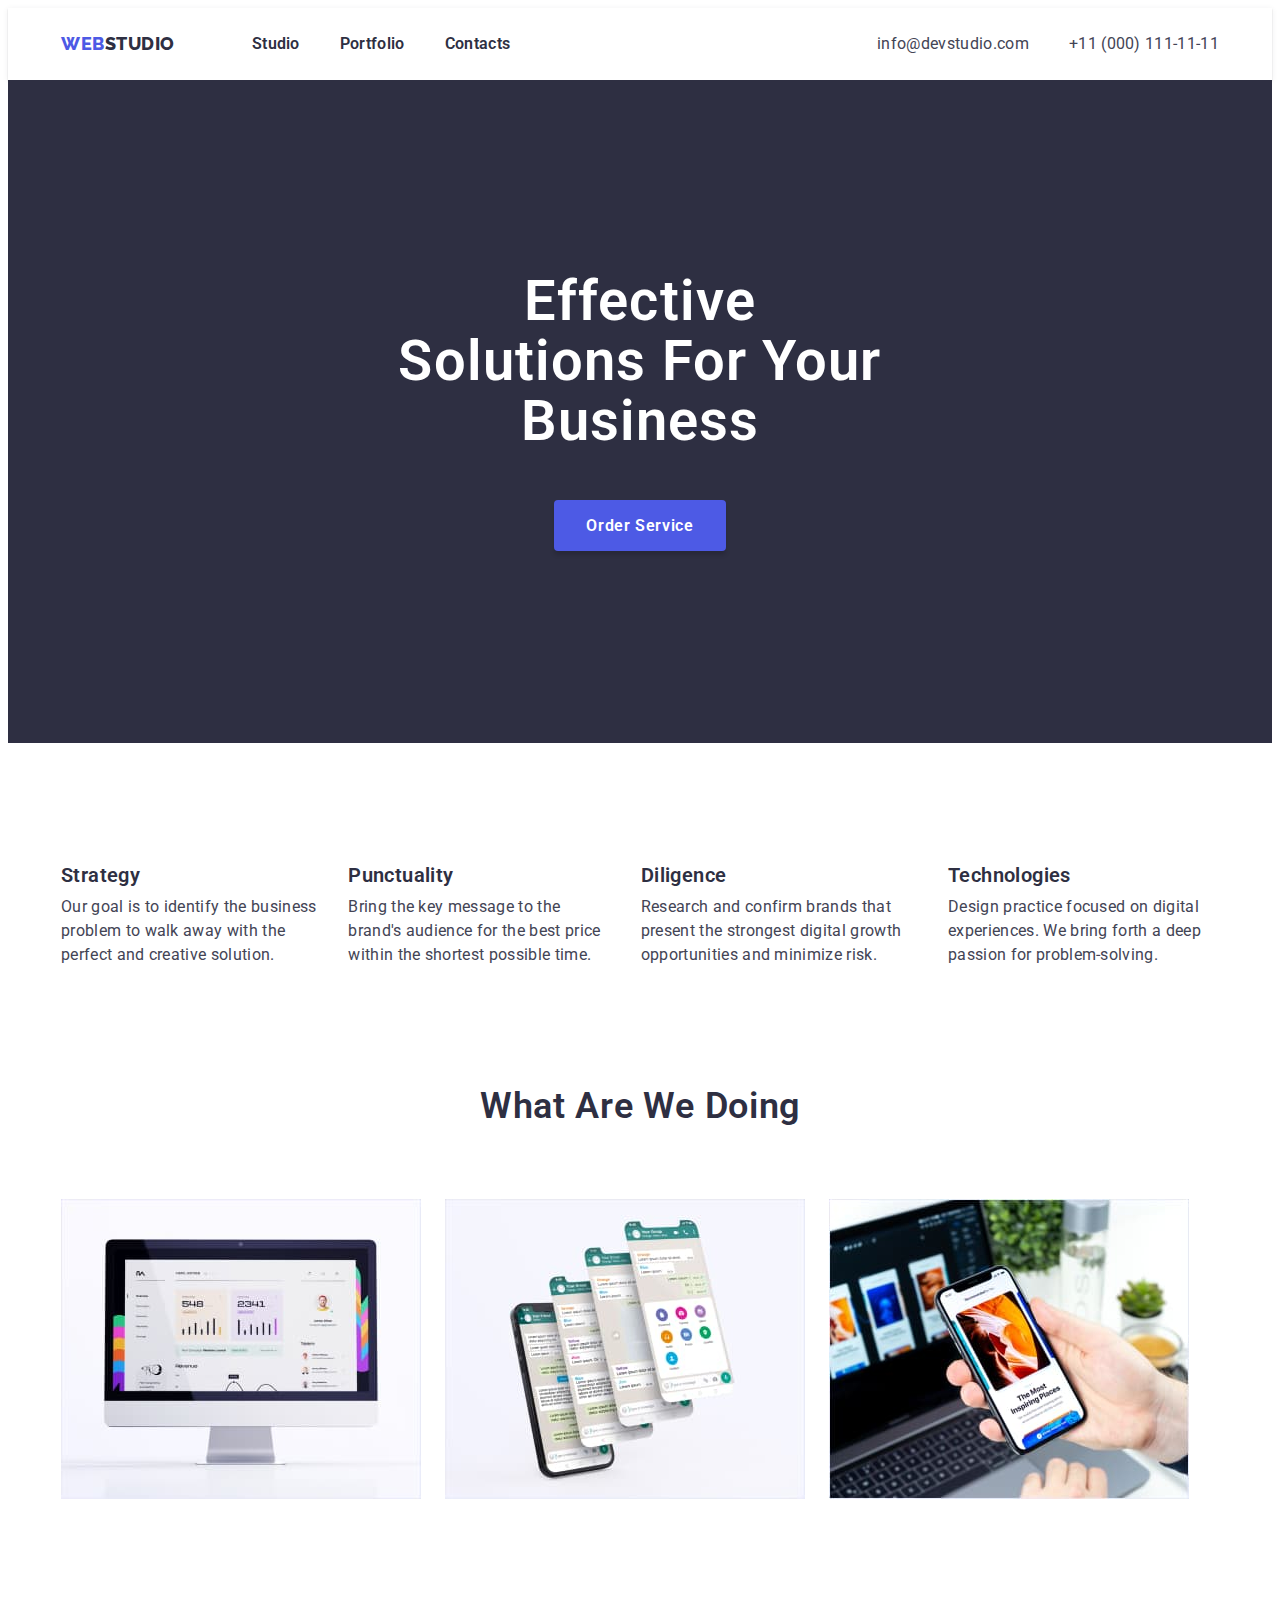
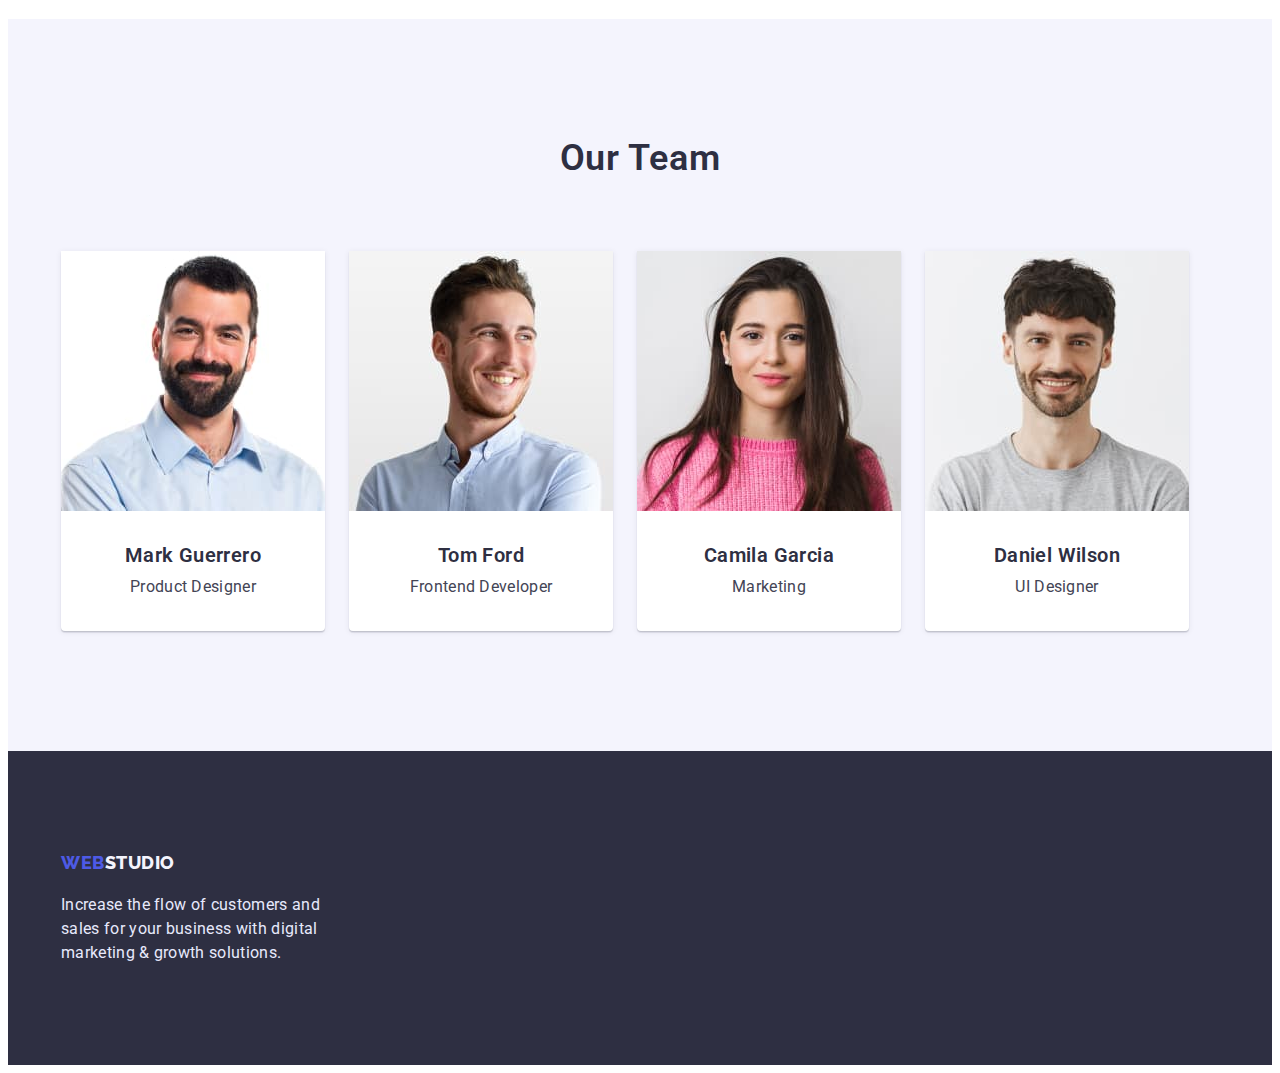
<file: index.html>
<!DOCTYPE html>
<html lang="en">
  <head>
    <meta charset="UTF-8" />
    <meta http-equiv="X-UA-Compatible" content="IE=edge" />
    <meta name="viewport" content="width=device-width, initial-scale=1.0" />
    <title>Main page</title>
    <link rel="preconnect" href="https://fonts.googleapis.com" />
    <link rel="preconnect" href="https://fonts.gstatic.com" crossorigin />
    <link
      href="https://fonts.googleapis.com/css2?family=Raleway:wght@700&family=Roboto:wght@400;500;600;700;900&display=swap"
      rel="stylesheet"
    />
    <link
      rel="stylesheet"
      href="https://cdnjs.cloudflare.com/ajax/libs/modern-normalize/1.1.0/modern-normalize.min.css"
      integrity="sha512-wpPYUAdjBVSE4KJnH1VR1HeZfpl1ub8YT/NKx4PuQ5NmX2tKuGu6U/JRp5y+Y8XG2tV+wKQpNHVUX03MfMFn9Q=="
      crossorigin="anonymous"
      referrerpolicy="no-referrer"
    />
    <link rel="stylesheet" href="./css/styles.css" />
  </head>

  <body>
    <!-- header -->
    <header class="header-border">
      <div class="container header">
        <a class="link logo logo-studio" href="index.html">
          <span class="logo logo-web">web</span>studio
        </a>
        <nav>
          <ul class="list list-nav">
            <li><a class="link nav" href="index.html">Studio</a></li>
            <li><a class="link nav" href="portfolio.html">Portfolio</a></li>
            <li><a class="link nav" href="#">Contacts</a></li>
          </ul>
        </nav>
        <ul class="list list-contacts">
          <li><a class="link contacts" href="mailto:info@devstudio.com">info@devstudio.com</a></li>
          <li><a class="link contacts" href="tel:+110001111111">+11 (000) 111-11-11</a></li>
        </ul>
      </div>
    </header>
    <!-- main -->
    <main>
      <section class="section hero-section">
        <div class="container">
          <div class="hero-text-container">
            <h1 class="hero-text">effective solutions for your business</h1>
          </div>
          <button class="button hero-button" type="button">Order Service</button>
        </div>
      </section>
      <section class="section">
        <h2 class="header-section-hidden">Our advantages</h2>
        <div class="container">
          <ul class="list cards">
            <li>
              <h3 class="item-heading">Strategy</h3>
              <p class="subscription">
                Our goal is to identify the business problem to walk away with the perfect and
                creative solution.
              </p>
            </li>
            <li>
              <h3 class="item-heading">Punctuality</h3>
              <p class="subscription">
                Bring the key message to the brand's audience for the best price within the shortest
                possible time.
              </p>
            </li>
            <li>
              <h3 class="item-heading">Diligence</h3>
              <p class="subscription">
                Research and confirm brands that present the strongest digital growth opportunities
                and minimize risk.
              </p>
            </li>
            <li>
              <h3 class="item-heading">Technologies</h3>
              <p class="subscription">
                Design practice focused on digital experiences. We bring forth a deep passion for
                problem-solving.
              </p>
            </li>
          </ul>
        </div>
      </section>
      <section class="section container-section-3">
        <div class="container container-section-3">
          <h2 class="header-section">What are we doing</h2>
          <ul class="list cards">
            <li><img src="images/rectangle-71.jpg" alt="monitor" width="360" /></li>
            <li><img src="images/rectangle-71(1).jpg" alt="mobile" width="360" /></li>
            <li><img src="images/rectangle-71(2).jpg" alt="laptop" width="360" /></li>
          </ul>
        </div>
      </section>
      <section class="section section-team">
        <div class="container container-section-3">
          <h2 class="header-section">Our Team</h2>
          <ul class="list cards">
            <li class="team-card">
              <img class="img" src="images/img.jpg" alt="Mark Guerrero" width="264" />
              <div class="team-subscription-item">
                <h3 class="item-heading">Mark Guerrero</h3>
                <p class="subscription">Product Designer</p>
              </div>
            </li>
            <li class="team-card">
              <img class="img" src="images/img(1).jpg" alt="Tom Ford" width="264" />
              <div class="team-subscription-item">
                <h3 class="item-heading">Tom Ford</h3>
                <p class="subscription">Frontend Developer</p>
              </div>
            </li>
            <li class="team-card">
              <img class="img" src="images/img(2).jpg" alt="Camila Garcia" width="264" />
              <div class="team-subscription-item">
                <h3 class="item-heading">Camila Garcia</h3>
                <p class="subscription">Marketing</p>
              </div>
            </li>
            <li class="team-card">
              <img class="img" src="images/img(3).jpg" alt="Daniel Wilson" width="264" />
              <div class="team-subscription-item">
                <h3 class="item-heading">Daniel Wilson</h3>
                <p class="subscription">UI Designer</p>
              </div>
            </li>
          </ul>
        </div>
      </section>
    </main>
    <!-- footer -->
    <footer class="footer">
      <div class="container container-footer">
        <a class="link logo logo-studio-footer" href="#">
          <span class="logo logo-web">web</span>studio
        </a>
        <div class="footer-subscription-container">
          <p class="footer-text">
            Increase the flow of customers and sales for your business with digital marketing &
            growth solutions.
          </p>
        </div>
      </div>
    </footer>
  </body>
</html>
</file>
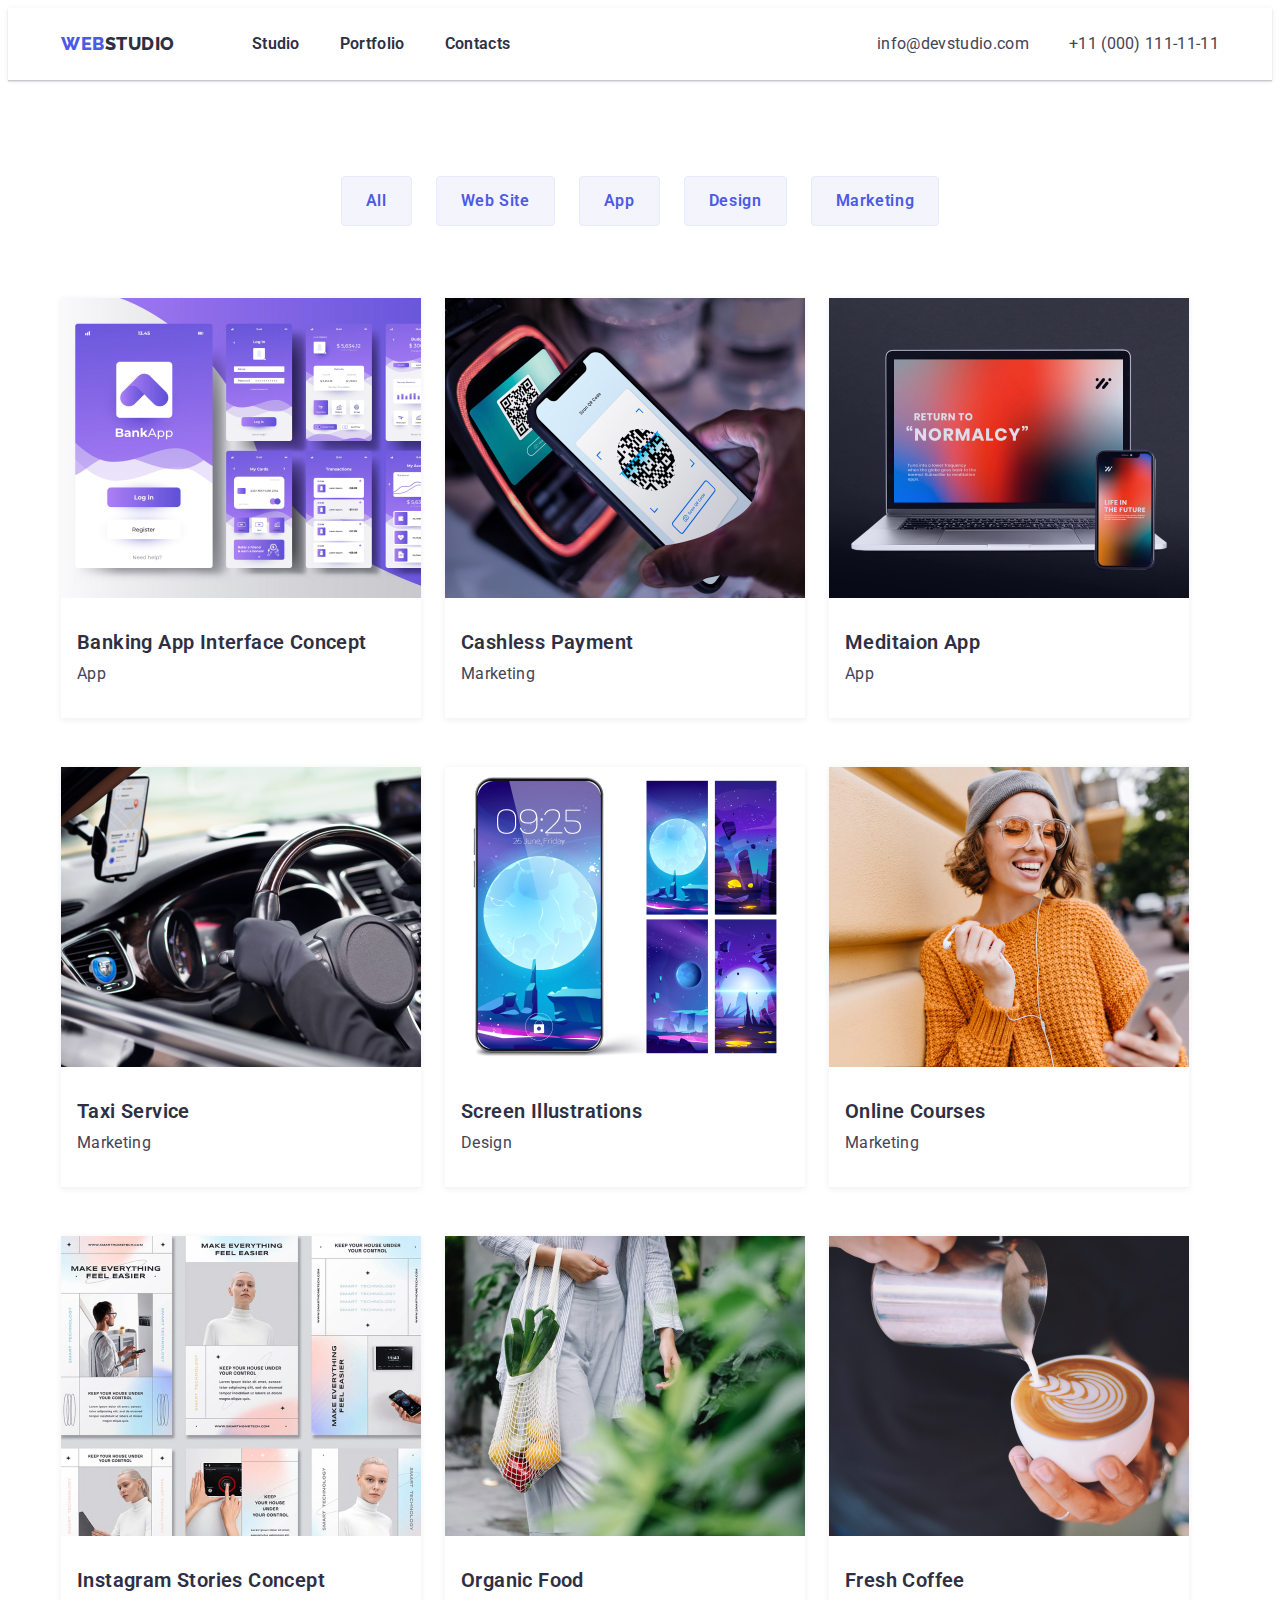
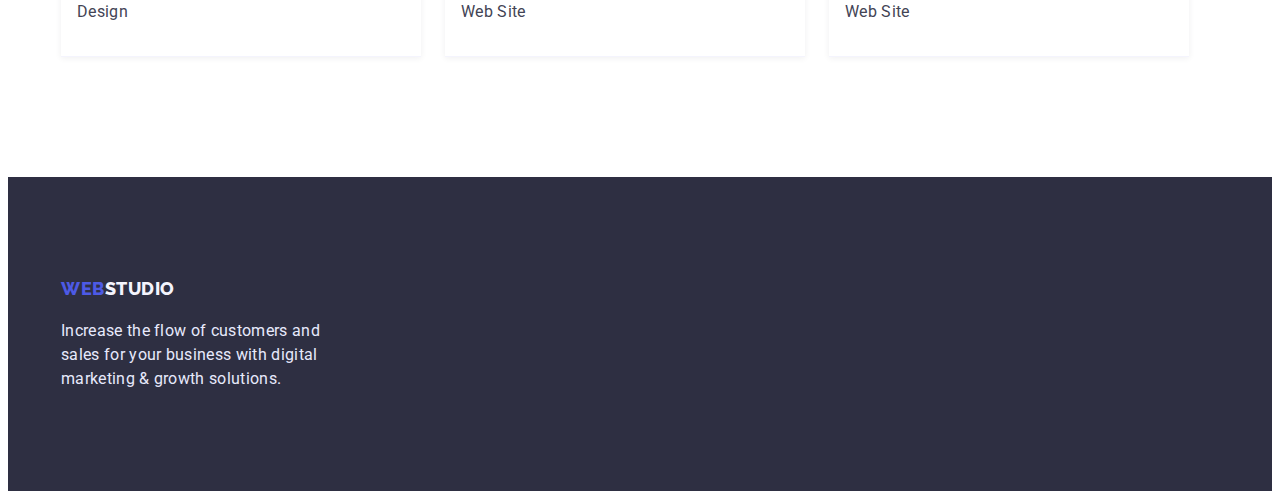
<file: portfolio.html>
<!DOCTYPE html>
<html lang="en">
  <head>
    <meta charset="UTF-8" />
    <meta http-equiv="X-UA-Compatible" content="IE=edge" />
    <meta name="viewport" content="width=device-width, initial-scale=1.0" />
    <title>Portfolio</title>
    <link rel="preconnect" href="https://fonts.googleapis.com" />
    <link rel="preconnect" href="https://fonts.gstatic.com" crossorigin />
    <link
      href="https://fonts.googleapis.com/css2?family=Raleway:wght@700&family=Roboto:wght@400;500;600;700;900&display=swap"
      rel="stylesheet"
    />
    <link
      rel="stylesheet"
      href="https://cdnjs.cloudflare.com/ajax/libs/modern-normalize/1.1.0/modern-normalize.min.css"
      integrity="sha512-wpPYUAdjBVSE4KJnH1VR1HeZfpl1ub8YT/NKx4PuQ5NmX2tKuGu6U/JRp5y+Y8XG2tV+wKQpNHVUX03MfMFn9Q=="
      crossorigin="anonymous"
      referrerpolicy="no-referrer"
    />
    <link rel="stylesheet" href="./css/styles.css" />
  </head>

  <body>
    <!-- header -->

    <header class="header-border">
      <div class="container header">
        <a class="link logo logo-studio" href="index.html">
          <span class="logo logo-web">web</span>studio
        </a>
        <nav>
          <ul class="list list-nav">
            <li><a class="link nav" href="index.html">Studio</a></li>
            <li><a class="link nav" href="portfolio.html">Portfolio</a></li>
            <li><a class="link nav" href="#">Contacts</a></li>
          </ul>
        </nav>
        <ul class="list list-contacts">
          <li><a class="link contacts" href="mailto:info@devstudio.com">info@devstudio.com</a></li>
          <li><a class="link contacts" href="tel:+110001111111">+11 (000) 111-11-11</a></li>
        </ul>
      </div>
    </header>

    <!-- main -->
    <main>
      <section class="section section-products">
        <div class="container">
          <h1 class="header-section-hidden">Our products</h1>
          <ul class="list button-products">
            <li class="button-portfolio-margin">
              <button class="button button-portfolio" type="button">All</button>
            </li>
            <li class="button-portfolio-margin">
              <button class="button button-portfolio" type="button">Web Site</button>
            </li>
            <li class="button-portfolio-margin">
              <button class="button button-portfolio" type="button">App</button>
            </li>
            <li class="button-portfolio-margin">
              <button class="button button-portfolio" type="button">Design</button>
            </li>
            <li class="button-portfolio-margin">
              <button class="button button-portfolio" type="button">Marketing</button>
            </li>
          </ul>

          <ul class="list products-grid">
            <li class="product-card">
              <img class="img" src="images/portfolio/img.jpg" alt="windows" width="360" />
              <div class="products-subscription">
                <h2 class="item-heading">Banking App Interface Concept</h2>
                <p class="subscription">App</p>
              </div>
            </li>
            <li class="product-card">
              <img class="img" src="images/portfolio/img(1).jpg" alt="pay-by-phone" width="360" />
              <div class="products-subscription">
                <h2 class="item-heading">Cashless Payment</h2>
                <p class="subscription">Marketing</p>
              </div>
            </li>
            <li class="product-card">
              <img class="img" src="images/portfolio/img(2).jpg" alt="devices" width="360" />
              <div class="products-subscription">
                <h2 class="item-heading">Meditaion App</h2>
                <p class="subscription">App</p>
              </div>
            </li>
            <li class="product-card">
              <img class="img" src="images/portfolio/img(3).jpg" alt="auto" width="360" />
              <div class="products-subscription">
                <h2 class="item-heading">Taxi Service</h2>
                <p class="subscription">Marketing</p>
              </div>
            </li>
            <li class="product-card">
              <img class="img" src="images/portfolio/img(4).jpg" alt="phone" width="360" />
              <div class="products-subscription">
                <h2 class="item-heading">Screen Illustrations</h2>
                <p class="subscription">Design</p>
              </div>
            </li>
            <li class="product-card">
              <img class="img" src="images/portfolio/img(5).jpg" alt="girl" width="360" />
              <div class="products-subscription">
                <h2 class="item-heading">Online Courses</h2>
                <p class="subscription">Marketing</p>
              </div>
            </li>
            <li class="product-card">
              <img class="img" src="images/portfolio/img(6).jpg" alt="magazin" width="360" />
              <div class="products-subscription">
                <h2 class="item-heading">Instagram Stories Concept</h2>
                <p class="subscription">Design</p>
              </div>
            </li>
            <li class="product-card">
              <img class="img" src="images/portfolio/img(7).jpg" alt="food" width="360" />
              <div class="products-subscription">
                <h2 class="item-heading">Organic Food</h2>
                <p class="subscription">Web Site</p>
              </div>
            </li>
            <li class="product-card">
              <img class="img" src="images/portfolio/img(8).jpg" alt="cofee" width="360" />
              <div class="products-subscription">
                <h2 class="item-heading">Fresh Coffee</h2>
                <p class="subscription">Web Site</p>
              </div>
            </li>
          </ul>
        </div>
      </section>
    </main>
    <!-- footer -->
    <footer class="footer">
      <div class="container container-footer">
        <a class="link logo logo-studio-footer" href="#">
          <span class="logo logo-web">web</span>studio
        </a>
        <div class="footer-subscription-container">
          <p class="footer-text">
            Increase the flow of customers and sales for your business with digital marketing &
            growth solutions.
          </p>
        </div>
      </div>
    </footer>
  </body>
</html>
</file>
<file: css/styles.css>
:root {
  --nav-link-text-color: #2e2f42;
  --contacts-text-color: #434455;
  --contacts-text-hover-color: #4d5ae5;
  --logo-web-color: #4d5ae5;
  --logo-studio-color: #2e2f42;
}

h1,
h2,
h3,
h4,
h5,
h6,
p,
ul {
  margin: 0;
  padding: 0;
}

body {
  font-family: 'Roboto', sans-serif;
  color: #434455;
}

.list {
  list-style: none;
  display: flex;
}

.link {
  text-decoration: none;
}

.button {
  font-family: inherit;
}

.button:hover {
  cursor: pointer;
}

.container {
  width: 1158px;
  margin-left: auto;
  margin-right: auto;
  align-items: center;
  padding-left: 15px;
  padding-right: 15px;
}

.img {
  display: block;
  max-width: 100%;
  height: auto;
}

/* ========HEADER========== */

.list-nav .link.nav,
.list-contacts .link.contacts {
  padding: 24px 0px;
}

.header-border {
  box-shadow: 0px 2px 1px rgba(46, 47, 66, 0.08), 0px 1px 1px rgba(46, 47, 66, 0.16),
    0px 1px 6px rgba(46, 47, 66, 0.08);
}

.container.header {
  display: flex;
  min-height: 72px;
}

.logo {
  font-family: 'Raleway', sans-serif;
  font-weight: 800;
  font-size: 18px;
  line-height: 1.33;
  letter-spacing: 0.03em;
  text-transform: uppercase;
}

.logo-web {
  color: var(--logo-web-color);
}

.logo-studio {
  color: var(--logo-studio-color);
}

.logo-studio-footer {
  color: #f4f4fd;
}

.nav {
  font-weight: 600;
  font-size: 16px;
  line-height: 1.5;
  letter-spacing: 0.02em;
  color: var(--nav-link-text-color);
  padding: 24px 0px;
}

.list.list-nav li:not(:first-child) {
  margin-left: 40px;
}

.list.list-nav {
  margin-left: 77px;
}

.link.nav,
.link.contacts {
  display: block;
}

.list.list-contacts li:not(:first-child) {
  margin-left: 40px;
}

.list.list-contacts {
  margin-left: auto;
}

.nav:visited {
  color: #434455;
}

.nav:hover,
.nav:focus {
  color: #4d5ae5;
}

.contacts {
  font-size: 16px;
  line-height: 1.5;
  letter-spacing: 0.02em;
  color: var(--contacts-text-color);
  padding: 24px 0;
}

.contacts:hover,
.contacts:focus {
  font-size: 16px;
  line-height: 1.5;
  letter-spacing: 0.02em;
  color: var(--contacts-text-hover-color);
}

section {
  padding-top: 120px;
  padding-bottom: 120px;
}

/* ================= BODY ============ */

.hero-section {
  background-color: #2e2f42;
  text-align: center;
}

.section.hero-section {
  padding-top: 192px;
  padding-bottom: 192px;
}

.hero-text {
  font-weight: 600;
  font-size: 56px;
  line-height: 1.07;
  letter-spacing: 0.02em;
  color: #ffffff;

  display: block;
  text-transform: capitalize;
}

.hero-text-container {
  width: 492px;
  height: auto;
  margin-left: auto;
  margin-right: auto;
}

.hero-button {
  background-color: #4d5ae5;
  border-radius: 4px;
  border: none;
  box-shadow: 0px 4px 4px rgba(0, 0, 0, 0.15);
  font-weight: 600;
  font-size: 16px;
  line-height: 1.19;
  letter-spacing: 0.04em;
  color: #ffffff;

  display: inline-block;
  margin-top: 48px;
  padding: 16px 32px;
}

.hero-button:hover,
.hero-button:focus {
  background-color: #404bbf;
  box-shadow: 0px 4px 4px rgba(0, 0, 0, 0.15);
}

.hero-button:visited {
  background-color: #4d5ae5;
  box-shadow: 0px 1px 6px rgba(46, 47, 66, 0.08), 0px 1px 1px rgba(46, 47, 66, 0.16),
    0px 2px 1px rgba(46, 47, 66, 0.08);
}

/* =================== Section 2 ==================================*/

.header-section-hidden {
  display: none;
}

.list.cards li:not(:last-child) {
  margin-right: 24px;
}

.list.cards {
  display: flex;
}

h2 {
  font-weight: 600;
  font-size: 36px;
  line-height: 1.11;
  letter-spacing: 0.02em;
  text-transform: capitalize;
  color: #2e2f42;
}

.header-section {
  text-align: center;
}

.header-section {
  margin-bottom: 72px;
}

.list.cards img {
  display: block;
}

.item-heading {
  font-weight: 600;
  font-size: 20px;
  line-height: 1.2;
  letter-spacing: 0.02em;
  color: #2e2f42;
}

.section.container-section-3 {
  padding-top: 0px;
}

.list.cards img {
  display: block;
  max-width: 100%;
  height: auto;
}

/* ===============================Team============================ */

.team-subscription-item {
  padding: 32px 15px;
  text-align: center;
}

.subscription {
  font-size: 16px;
  line-height: 1.5;
  letter-spacing: 0.02em;
  margin-top: 8px;
}

.section-team {
  background-color: #f4f4fd;
}

.team-card {
  background-color: #ffffff;
  box-shadow: 0px 1px 6px rgba(46, 47, 66, 0.08), 0px 1px 1px rgba(46, 47, 66, 0.16),
    0px 2px 1px rgba(46, 47, 66, 0.08);
  border-radius: 0px 0px 4px 4px;
}

.button-portfolio {
  background-color: #f4f4fd;
  border-radius: 4px;
  border: 1px solid #e7e9fc;
  font-weight: 600;
  font-size: 16px;
  line-height: 1.5;
  text-align: center;
  letter-spacing: 0.04em;
  color: #4d5ae5;
  padding: 12px 24px;
}

.button-portfolio-margin:not(:last-child) {
  margin-right: 24px;
}

.button-portfolio:hover,
.button-portfolio:focus {
  background: #4d5ae5;
  box-shadow: 0px 3px 1px rgba(0, 0, 0, 0.1), 0px 2px 1px rgba(0, 0, 0, 0.08),
    0px 2px 2px rgba(0, 0, 0, 0.12);
  border-radius: 4px;
  border: 1px solid #4d5ae5;
  font-weight: 600;
  font-size: 16px;
  line-height: 1.5;
  text-align: center;
  letter-spacing: 0.04em;
  color: #ffffff;
}

/* ================================Page products===================== */

.section.section-products {
  padding-top: 96px;
}

.list.button-products {
  justify-content: center;
  margin-bottom: 72px;
}

.products-grid {
  flex-wrap: wrap;
}

.products-grid li:not(:nth-child(3n)) {
  margin-right: 24px;
}

.products-grid li:not(:nth-last-child(-n + 3)) {
  margin-bottom: 48px;
}

.products-subscription {
  padding: 32px 16px;
}

.product-card {
  border-bottom: 0.5px solid #f4f4fd;
  box-shadow: 0px 1px 6px rgba(46, 47, 66, 0.08);
}

.product-card:hover {
  border-bottom: 0.5px solid #f4f4fd;
  box-shadow: 0px 1px 6px rgba(46, 47, 66, 0.08), 0px 1px 1px rgba(46, 47, 66, 0.16),
    0px 2px 1px rgba(46, 47, 66, 0.08);
}

/* ===========FOOTER============== */

.footer {
  background-color: #2e2f42;
  padding-top: 100px;
  padding-bottom: 100px;
}

.footer-text {
  font-size: 16px;
  line-height: 1.5;
  letter-spacing: 0.02em;
  color: #e7e9fc;
  margin-top: 18px;
}

.container-footer {
  display: block;
}

.footer-subscription-container {
  width: 264px;
  height: auto;
}
</file>
